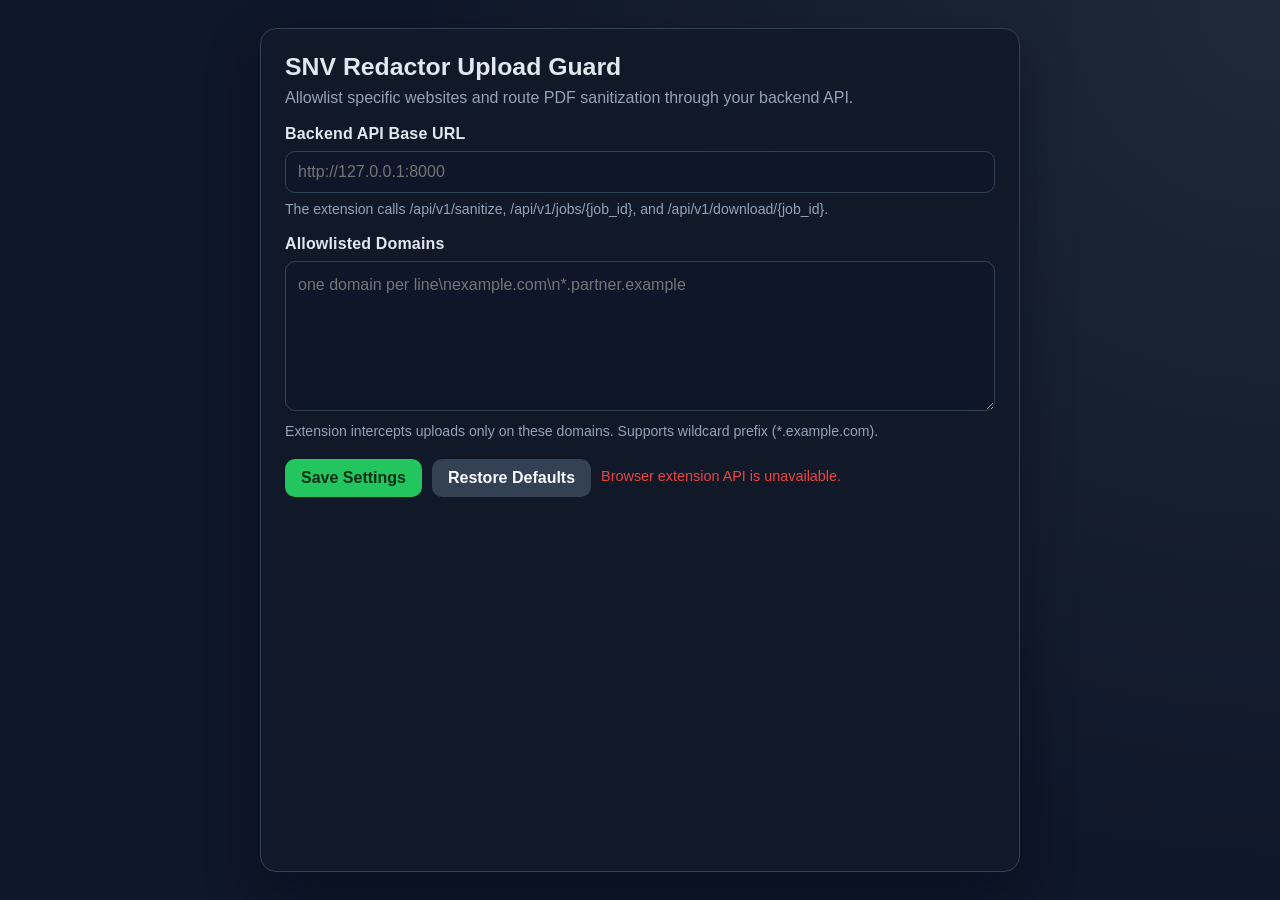
<file: extension/options.html>
<!doctype html>
<html lang="en">

<head>
    <meta charset="UTF-8" />
    <meta name="viewport" content="width=device-width, initial-scale=1.0" />
    <title>SNV Redactor Settings</title>
    <style>
        :root {
            --bg: #0f172a;
            --card: #111827;
            --muted: #94a3b8;
            --text: #e2e8f0;
            --accent: #22c55e;
            --accent-2: #16a34a;
            --danger: #ef4444;
            --border: #334155;
        }

        * {
            box-sizing: border-box;
        }

        body {
            margin: 0;
            min-height: 100vh;
            font-family: Montserrat, "Segoe UI", Arial, sans-serif;
            background: radial-gradient(circle at top right, #1f2937 0%, var(--bg) 56%);
            color: var(--text);
            display: flex;
            justify-content: center;
            padding: 28px 16px;
        }

        .panel {
            width: min(760px, 100%);
            background: linear-gradient(180deg, rgba(17, 24, 39, 0.96), rgba(17, 24, 39, 0.82));
            border: 1px solid var(--border);
            border-radius: 16px;
            box-shadow: 0 24px 52px rgba(2, 6, 23, 0.44);
            padding: 24px;
        }

        h1 {
            margin: 0;
            font-size: 1.55rem;
        }

        p {
            color: var(--muted);
            margin: 8px 0 0;
        }

        .group {
            margin-top: 18px;
        }

        label {
            display: block;
            margin-bottom: 8px;
            font-weight: 700;
            letter-spacing: 0.01em;
        }

        input,
        textarea {
            width: 100%;
            border: 1px solid var(--border);
            border-radius: 10px;
            background: rgba(15, 23, 42, 0.78);
            color: var(--text);
            font: inherit;
            padding: 11px 12px;
        }

        textarea {
            min-height: 150px;
            resize: vertical;
            line-height: 1.5;
        }

        .help {
            margin-top: 8px;
            font-size: 0.88rem;
        }

        .actions {
            margin-top: 20px;
            display: flex;
            gap: 10px;
            align-items: center;
        }

        button {
            border: 0;
            border-radius: 10px;
            padding: 10px 16px;
            font: inherit;
            font-weight: 700;
            cursor: pointer;
            background: var(--accent);
            color: #052e16;
        }

        button:hover {
            background: var(--accent-2);
        }

        .secondary {
            background: #334155;
            color: #f8fafc;
        }

        .secondary:hover {
            background: #475569;
        }

        .status {
            min-height: 20px;
            font-size: 0.9rem;
        }

        .status.error {
            color: var(--danger);
        }

        .status.ok {
            color: #4ade80;
        }
    </style>
</head>

<body>
    <main class="panel">
        <h1>SNV Redactor Upload Guard</h1>
        <p>Allowlist specific websites and route PDF sanitization through your backend API.</p>

        <section class="group">
            <label for="apiBaseUrl">Backend API Base URL</label>
            <input id="apiBaseUrl" type="url" placeholder="http://127.0.0.1:8000" />
            <p class="help">The extension calls /api/v1/sanitize, /api/v1/jobs/{job_id}, and /api/v1/download/{job_id}.
            </p>
        </section>

        <section class="group">
            <label for="allowedDomains">Allowlisted Domains</label>
            <textarea id="allowedDomains" placeholder="one domain per line\nexample.com\n*.partner.example"></textarea>
            <p class="help">Extension intercepts uploads only on these domains. Supports wildcard prefix
                (*.example.com).</p>
        </section>

        <div class="actions">
            <button id="saveBtn" type="button">Save Settings</button>
            <button id="restoreDefaultsBtn" class="secondary" type="button">Restore Defaults</button>
            <div id="statusText" class="status" aria-live="polite"></div>
        </div>
    </main>

    <script src="shared/config.js"></script>
    <script src="options.js"></script>
</body>

</html>
</file>
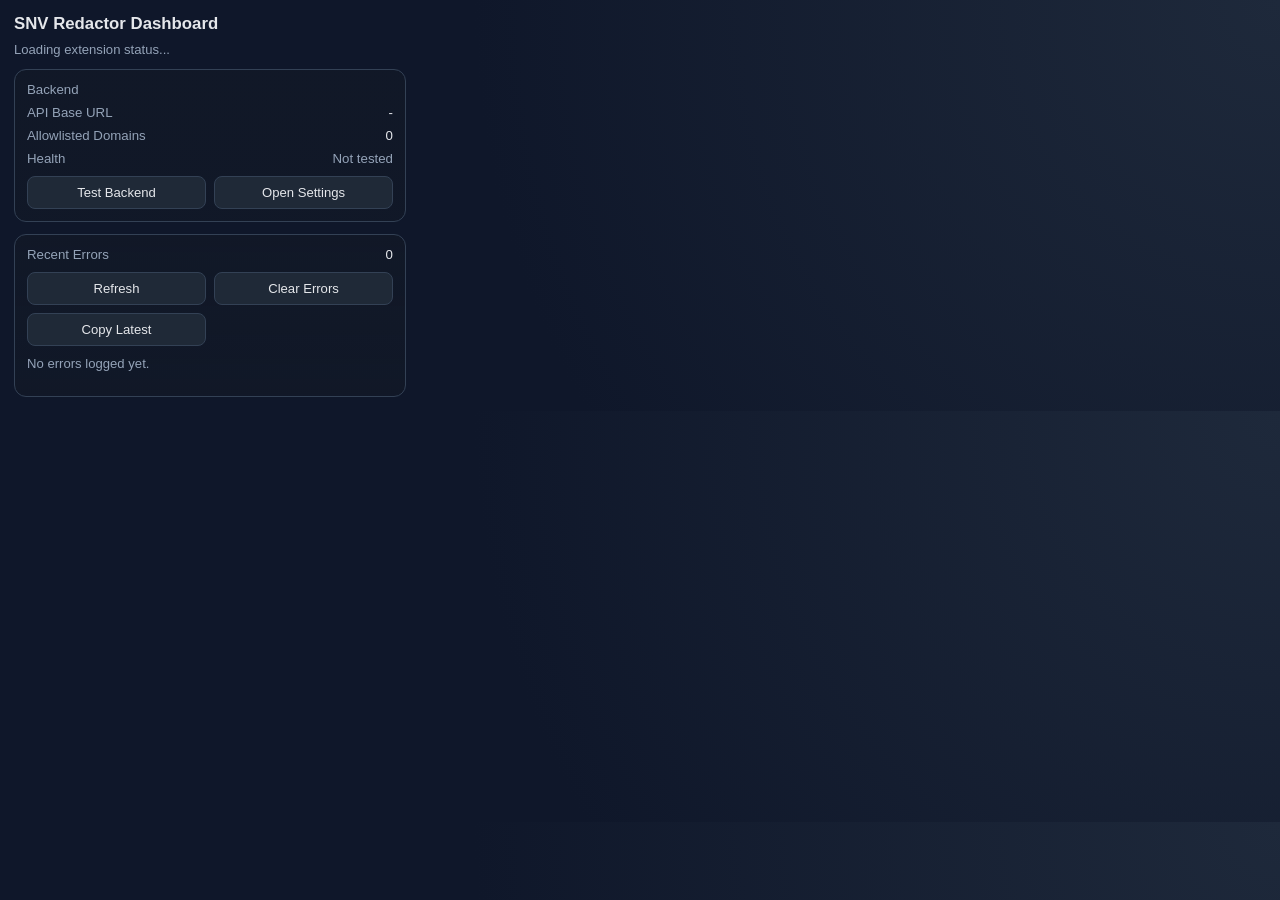
<file: extension/popup.html>
<!doctype html>
<html lang="en">

<head>
    <meta charset="UTF-8" />
    <meta name="viewport" content="width=device-width, initial-scale=1.0" />
    <title>SNV Redactor Dashboard</title>
    <style>
        :root {
            --bg: #0f172a;
            --panel: #111827;
            --panel-2: #1f2937;
            --text: #e5e7eb;
            --muted: #94a3b8;
            --border: #334155;
            --success: #22c55e;
            --danger: #f87171;
            --warning: #f59e0b;
        }

        * {
            box-sizing: border-box;
        }

        body {
            margin: 0;
            min-width: 360px;
            max-width: 420px;
            font-family: Montserrat, "Segoe UI", Arial, sans-serif;
            background: radial-gradient(circle at top right, #1e293b 0%, var(--bg) 60%);
            color: var(--text);
        }

        main {
            padding: 14px;
        }

        h1 {
            margin: 0;
            font-size: 1.05rem;
        }

        .muted {
            color: var(--muted);
        }

        .status-line {
            margin-top: 8px;
            font-size: 0.82rem;
            color: var(--muted);
        }

        .panel {
            margin-top: 12px;
            padding: 12px;
            background: linear-gradient(180deg, rgba(17, 24, 39, 0.95), rgba(17, 24, 39, 0.82));
            border: 1px solid var(--border);
            border-radius: 12px;
        }

        .row {
            display: flex;
            justify-content: space-between;
            gap: 10px;
            margin-top: 8px;
        }

        .label {
            color: var(--muted);
            font-size: 0.83rem;
        }

        .value {
            text-align: right;
            font-size: 0.83rem;
            max-width: 210px;
            overflow: hidden;
            text-overflow: ellipsis;
            white-space: nowrap;
        }

        .ok {
            color: var(--success);
        }

        .error {
            color: var(--danger);
        }

        .warn {
            color: var(--warning);
        }

        .actions {
            margin-top: 10px;
            display: grid;
            grid-template-columns: 1fr 1fr;
            gap: 8px;
        }

        button {
            border: 1px solid var(--border);
            background: var(--panel-2);
            color: var(--text);
            border-radius: 8px;
            padding: 8px 10px;
            font: inherit;
            font-size: 0.82rem;
            cursor: pointer;
        }

        button:hover {
            border-color: #64748b;
        }

        .error-list {
            margin: 10px 0 0;
            padding: 0;
            list-style: none;
            max-height: 240px;
            overflow: auto;
            display: grid;
            gap: 8px;
        }

        .error-item {
            border: 1px solid #374151;
            background: rgba(15, 23, 42, 0.8);
            border-radius: 8px;
            padding: 8px;
        }

        .error-meta {
            font-size: 0.74rem;
            color: var(--muted);
        }

        .error-text {
            margin-top: 4px;
            font-size: 0.8rem;
            line-height: 1.35;
        }

        .empty {
            margin-top: 10px;
            font-size: 0.82rem;
            color: var(--muted);
        }
    </style>
</head>

<body>
    <main>
        <h1>SNV Redactor Dashboard</h1>
        <div id="globalStatus" class="status-line">Loading extension status...</div>

        <section class="panel">
            <div class="label">Backend</div>
            <div class="row">
                <span class="label">API Base URL</span>
                <span id="apiBaseValue" class="value">-</span>
            </div>
            <div class="row">
                <span class="label">Allowlisted Domains</span>
                <span id="allowlistCountValue" class="value">0</span>
            </div>
            <div class="row">
                <span class="label">Health</span>
                <span id="backendHealthValue" class="value muted">Not tested</span>
            </div>
            <div class="actions">
                <button id="testBackendBtn" type="button">Test Backend</button>
                <button id="openOptionsBtn" type="button">Open Settings</button>
            </div>
        </section>

        <section class="panel">
            <div class="row" style="margin-top: 0">
                <span class="label">Recent Errors</span>
                <span id="errorCountValue" class="value">0</span>
            </div>

            <div class="actions">
                <button id="refreshBtn" type="button">Refresh</button>
                <button id="clearErrorsBtn" type="button">Clear Errors</button>
                <button id="copyLatestBtn" type="button">Copy Latest</button>
            </div>

            <p id="emptyState" class="empty">No errors logged yet.</p>
            <ul id="errorList" class="error-list" hidden></ul>
        </section>
    </main>

    <script src="shared/config.js"></script>
    <script src="popup.js"></script>
</body>

</html>
</file>
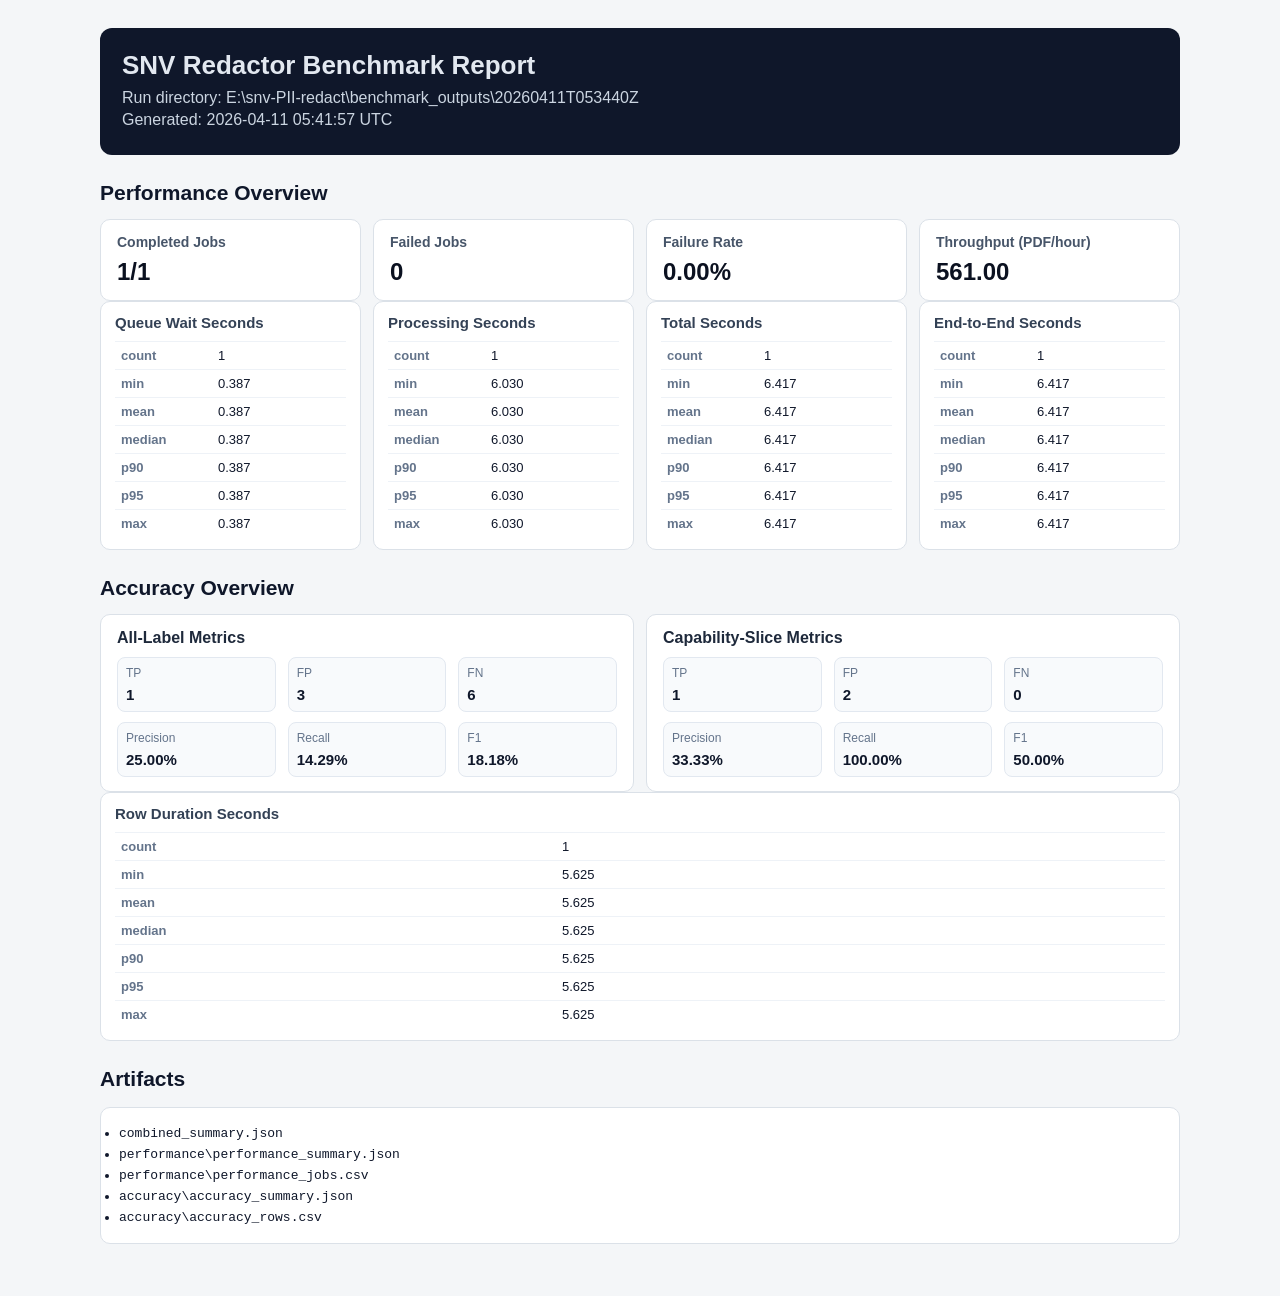
<file: benchmark_outputs/20260411T053440Z/benchmark_report.html>
<!DOCTYPE html><html lang="en"><head><meta charset="utf-8"><meta name="viewport" content="width=device-width, initial-scale=1"><title>Benchmark Report</title><style>body { margin: 0; padding: 0; font-family: 'Segoe UI', Tahoma, Geneva, Verdana, sans-serif; background: #f4f6f8; color: #0f172a; }.wrap { max-width: 1080px; margin: 0 auto; padding: 28px 22px 36px; }header { background: #0f172a; color: #e2e8f0; padding: 22px; border-radius: 12px; }header h1 { margin: 0 0 8px; font-size: 26px; }header p { margin: 4px 0; color: #cbd5e1; }.section-title { margin: 26px 0 14px; font-size: 21px; }.highlight-grid { display: grid; gap: 12px; grid-template-columns: repeat(auto-fit, minmax(180px, 1fr)); }.highlight-card { background: #ffffff; border: 1px solid #dbe1e8; border-radius: 10px; padding: 14px 16px; }.highlight-card h3 { margin: 0 0 8px; font-size: 14px; color: #475569; }.highlight-card p { margin: 0; font-size: 24px; font-weight: 700; color: #0b1120; }.panel-grid { display: grid; gap: 12px; grid-template-columns: repeat(auto-fit, minmax(220px, 1fr)); }.panel { background: #ffffff; border: 1px solid #dbe1e8; border-radius: 10px; padding: 12px 14px; }.panel h3 { margin: 0 0 10px; font-size: 15px; color: #334155; }.stats-table { width: 100%; border-collapse: collapse; }.stats-table th, .stats-table td { padding: 6px 6px; border-top: 1px solid #eef2f7; text-align: left; font-size: 13px; }.stats-table th { color: #64748b; width: 42%; }.metric-row { display: grid; gap: 12px; grid-template-columns: repeat(auto-fit, minmax(280px, 1fr)); }.metric-card { background: #ffffff; border: 1px solid #dbe1e8; border-radius: 10px; padding: 14px 16px; }.metric-card h3 { margin: 0 0 10px; font-size: 16px; color: #1e293b; }.metric-grid { display: grid; grid-template-columns: repeat(3, minmax(80px, 1fr)); gap: 10px 12px; margin: 0; }.metric-grid div { background: #f8fafc; border: 1px solid #e2e8f0; border-radius: 8px; padding: 8px; }.metric-grid dt { margin: 0; color: #64748b; font-size: 12px; }.metric-grid dd { margin: 6px 0 0; font-size: 15px; font-weight: 700; }.artifact-list { background: #ffffff; border: 1px solid #dbe1e8; border-radius: 10px; padding: 12px 18px; }.artifact-list li { margin: 6px 0; font-family: Consolas, 'Courier New', monospace; font-size: 13px; }</style></head><body><div class="wrap"><header><h1>SNV Redactor Benchmark Report</h1><p>Run directory: E:\snv-PII-redact\benchmark_outputs\20260411T053440Z</p><p>Generated: 2026-04-11 05:41:57 UTC</p></header><h2 class="section-title">Performance Overview</h2><section class="highlight-grid"><article class="highlight-card"><h3>Completed Jobs</h3><p>1/1</p></article><article class="highlight-card"><h3>Failed Jobs</h3><p>0</p></article><article class="highlight-card"><h3>Failure Rate</h3><p>0.00%</p></article><article class="highlight-card"><h3>Throughput (PDF/hour)</h3><p>561.00</p></article></section><div class="panel-grid"><section class="panel"><h3>Queue Wait Seconds</h3><table class="stats-table"><tbody><tr><th>count</th><td>1</td></tr><tr><th>min</th><td>0.387</td></tr><tr><th>mean</th><td>0.387</td></tr><tr><th>median</th><td>0.387</td></tr><tr><th>p90</th><td>0.387</td></tr><tr><th>p95</th><td>0.387</td></tr><tr><th>max</th><td>0.387</td></tr></tbody></table></section><section class="panel"><h3>Processing Seconds</h3><table class="stats-table"><tbody><tr><th>count</th><td>1</td></tr><tr><th>min</th><td>6.030</td></tr><tr><th>mean</th><td>6.030</td></tr><tr><th>median</th><td>6.030</td></tr><tr><th>p90</th><td>6.030</td></tr><tr><th>p95</th><td>6.030</td></tr><tr><th>max</th><td>6.030</td></tr></tbody></table></section><section class="panel"><h3>Total Seconds</h3><table class="stats-table"><tbody><tr><th>count</th><td>1</td></tr><tr><th>min</th><td>6.417</td></tr><tr><th>mean</th><td>6.417</td></tr><tr><th>median</th><td>6.417</td></tr><tr><th>p90</th><td>6.417</td></tr><tr><th>p95</th><td>6.417</td></tr><tr><th>max</th><td>6.417</td></tr></tbody></table></section><section class="panel"><h3>End-to-End Seconds</h3><table class="stats-table"><tbody><tr><th>count</th><td>1</td></tr><tr><th>min</th><td>6.417</td></tr><tr><th>mean</th><td>6.417</td></tr><tr><th>median</th><td>6.417</td></tr><tr><th>p90</th><td>6.417</td></tr><tr><th>p95</th><td>6.417</td></tr><tr><th>max</th><td>6.417</td></tr></tbody></table></section></div><h2 class="section-title">Accuracy Overview</h2><div class="metric-row"><section class="metric-card"><h3>All-Label Metrics</h3><dl class="metric-grid"><div><dt>TP</dt><dd>1</dd></div><div><dt>FP</dt><dd>3</dd></div><div><dt>FN</dt><dd>6</dd></div><div><dt>Precision</dt><dd>25.00%</dd></div><div><dt>Recall</dt><dd>14.29%</dd></div><div><dt>F1</dt><dd>18.18%</dd></div></dl></section><section class="metric-card"><h3>Capability-Slice Metrics</h3><dl class="metric-grid"><div><dt>TP</dt><dd>1</dd></div><div><dt>FP</dt><dd>2</dd></div><div><dt>FN</dt><dd>0</dd></div><div><dt>Precision</dt><dd>33.33%</dd></div><div><dt>Recall</dt><dd>100.00%</dd></div><div><dt>F1</dt><dd>50.00%</dd></div></dl></section></div><div class="panel-grid"><section class="panel"><h3>Row Duration Seconds</h3><table class="stats-table"><tbody><tr><th>count</th><td>1</td></tr><tr><th>min</th><td>5.625</td></tr><tr><th>mean</th><td>5.625</td></tr><tr><th>median</th><td>5.625</td></tr><tr><th>p90</th><td>5.625</td></tr><tr><th>p95</th><td>5.625</td></tr><tr><th>max</th><td>5.625</td></tr></tbody></table></section></div><h2 class="section-title">Artifacts</h2><ul class="artifact-list"><li>combined_summary.json</li><li>performance\performance_summary.json</li><li>performance\performance_jobs.csv</li><li>accuracy\accuracy_summary.json</li><li>accuracy\accuracy_rows.csv</li></ul></div></body></html>
</file>
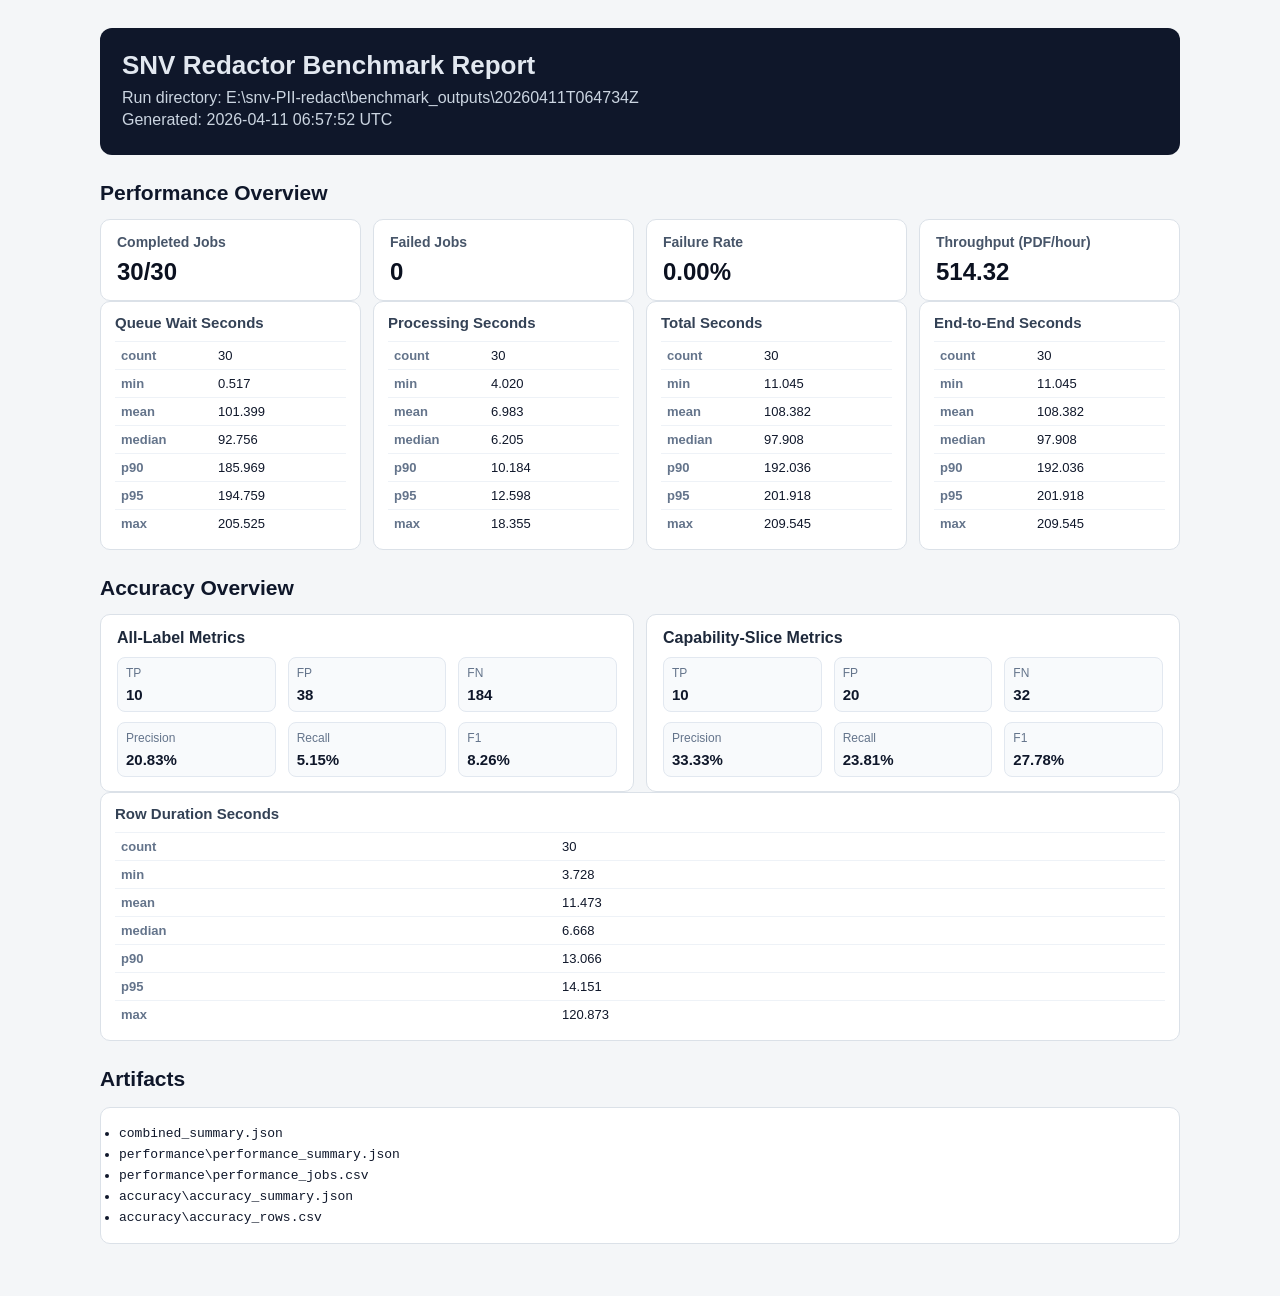
<file: benchmark_outputs/20260411T064734Z/benchmark_report.html>
<!DOCTYPE html><html lang="en"><head><meta charset="utf-8"><meta name="viewport" content="width=device-width, initial-scale=1"><title>Benchmark Report</title><style>body { margin: 0; padding: 0; font-family: 'Segoe UI', Tahoma, Geneva, Verdana, sans-serif; background: #f4f6f8; color: #0f172a; }.wrap { max-width: 1080px; margin: 0 auto; padding: 28px 22px 36px; }header { background: #0f172a; color: #e2e8f0; padding: 22px; border-radius: 12px; }header h1 { margin: 0 0 8px; font-size: 26px; }header p { margin: 4px 0; color: #cbd5e1; }.section-title { margin: 26px 0 14px; font-size: 21px; }.highlight-grid { display: grid; gap: 12px; grid-template-columns: repeat(auto-fit, minmax(180px, 1fr)); }.highlight-card { background: #ffffff; border: 1px solid #dbe1e8; border-radius: 10px; padding: 14px 16px; }.highlight-card h3 { margin: 0 0 8px; font-size: 14px; color: #475569; }.highlight-card p { margin: 0; font-size: 24px; font-weight: 700; color: #0b1120; }.panel-grid { display: grid; gap: 12px; grid-template-columns: repeat(auto-fit, minmax(220px, 1fr)); }.panel { background: #ffffff; border: 1px solid #dbe1e8; border-radius: 10px; padding: 12px 14px; }.panel h3 { margin: 0 0 10px; font-size: 15px; color: #334155; }.stats-table { width: 100%; border-collapse: collapse; }.stats-table th, .stats-table td { padding: 6px 6px; border-top: 1px solid #eef2f7; text-align: left; font-size: 13px; }.stats-table th { color: #64748b; width: 42%; }.metric-row { display: grid; gap: 12px; grid-template-columns: repeat(auto-fit, minmax(280px, 1fr)); }.metric-card { background: #ffffff; border: 1px solid #dbe1e8; border-radius: 10px; padding: 14px 16px; }.metric-card h3 { margin: 0 0 10px; font-size: 16px; color: #1e293b; }.metric-grid { display: grid; grid-template-columns: repeat(3, minmax(80px, 1fr)); gap: 10px 12px; margin: 0; }.metric-grid div { background: #f8fafc; border: 1px solid #e2e8f0; border-radius: 8px; padding: 8px; }.metric-grid dt { margin: 0; color: #64748b; font-size: 12px; }.metric-grid dd { margin: 6px 0 0; font-size: 15px; font-weight: 700; }.artifact-list { background: #ffffff; border: 1px solid #dbe1e8; border-radius: 10px; padding: 12px 18px; }.artifact-list li { margin: 6px 0; font-family: Consolas, 'Courier New', monospace; font-size: 13px; }</style></head><body><div class="wrap"><header><h1>SNV Redactor Benchmark Report</h1><p>Run directory: E:\snv-PII-redact\benchmark_outputs\20260411T064734Z</p><p>Generated: 2026-04-11 06:57:52 UTC</p></header><h2 class="section-title">Performance Overview</h2><section class="highlight-grid"><article class="highlight-card"><h3>Completed Jobs</h3><p>30/30</p></article><article class="highlight-card"><h3>Failed Jobs</h3><p>0</p></article><article class="highlight-card"><h3>Failure Rate</h3><p>0.00%</p></article><article class="highlight-card"><h3>Throughput (PDF/hour)</h3><p>514.32</p></article></section><div class="panel-grid"><section class="panel"><h3>Queue Wait Seconds</h3><table class="stats-table"><tbody><tr><th>count</th><td>30</td></tr><tr><th>min</th><td>0.517</td></tr><tr><th>mean</th><td>101.399</td></tr><tr><th>median</th><td>92.756</td></tr><tr><th>p90</th><td>185.969</td></tr><tr><th>p95</th><td>194.759</td></tr><tr><th>max</th><td>205.525</td></tr></tbody></table></section><section class="panel"><h3>Processing Seconds</h3><table class="stats-table"><tbody><tr><th>count</th><td>30</td></tr><tr><th>min</th><td>4.020</td></tr><tr><th>mean</th><td>6.983</td></tr><tr><th>median</th><td>6.205</td></tr><tr><th>p90</th><td>10.184</td></tr><tr><th>p95</th><td>12.598</td></tr><tr><th>max</th><td>18.355</td></tr></tbody></table></section><section class="panel"><h3>Total Seconds</h3><table class="stats-table"><tbody><tr><th>count</th><td>30</td></tr><tr><th>min</th><td>11.045</td></tr><tr><th>mean</th><td>108.382</td></tr><tr><th>median</th><td>97.908</td></tr><tr><th>p90</th><td>192.036</td></tr><tr><th>p95</th><td>201.918</td></tr><tr><th>max</th><td>209.545</td></tr></tbody></table></section><section class="panel"><h3>End-to-End Seconds</h3><table class="stats-table"><tbody><tr><th>count</th><td>30</td></tr><tr><th>min</th><td>11.045</td></tr><tr><th>mean</th><td>108.382</td></tr><tr><th>median</th><td>97.908</td></tr><tr><th>p90</th><td>192.036</td></tr><tr><th>p95</th><td>201.918</td></tr><tr><th>max</th><td>209.545</td></tr></tbody></table></section></div><h2 class="section-title">Accuracy Overview</h2><div class="metric-row"><section class="metric-card"><h3>All-Label Metrics</h3><dl class="metric-grid"><div><dt>TP</dt><dd>10</dd></div><div><dt>FP</dt><dd>38</dd></div><div><dt>FN</dt><dd>184</dd></div><div><dt>Precision</dt><dd>20.83%</dd></div><div><dt>Recall</dt><dd>5.15%</dd></div><div><dt>F1</dt><dd>8.26%</dd></div></dl></section><section class="metric-card"><h3>Capability-Slice Metrics</h3><dl class="metric-grid"><div><dt>TP</dt><dd>10</dd></div><div><dt>FP</dt><dd>20</dd></div><div><dt>FN</dt><dd>32</dd></div><div><dt>Precision</dt><dd>33.33%</dd></div><div><dt>Recall</dt><dd>23.81%</dd></div><div><dt>F1</dt><dd>27.78%</dd></div></dl></section></div><div class="panel-grid"><section class="panel"><h3>Row Duration Seconds</h3><table class="stats-table"><tbody><tr><th>count</th><td>30</td></tr><tr><th>min</th><td>3.728</td></tr><tr><th>mean</th><td>11.473</td></tr><tr><th>median</th><td>6.668</td></tr><tr><th>p90</th><td>13.066</td></tr><tr><th>p95</th><td>14.151</td></tr><tr><th>max</th><td>120.873</td></tr></tbody></table></section></div><h2 class="section-title">Artifacts</h2><ul class="artifact-list"><li>combined_summary.json</li><li>performance\performance_summary.json</li><li>performance\performance_jobs.csv</li><li>accuracy\accuracy_summary.json</li><li>accuracy\accuracy_rows.csv</li></ul></div></body></html>
</file>
